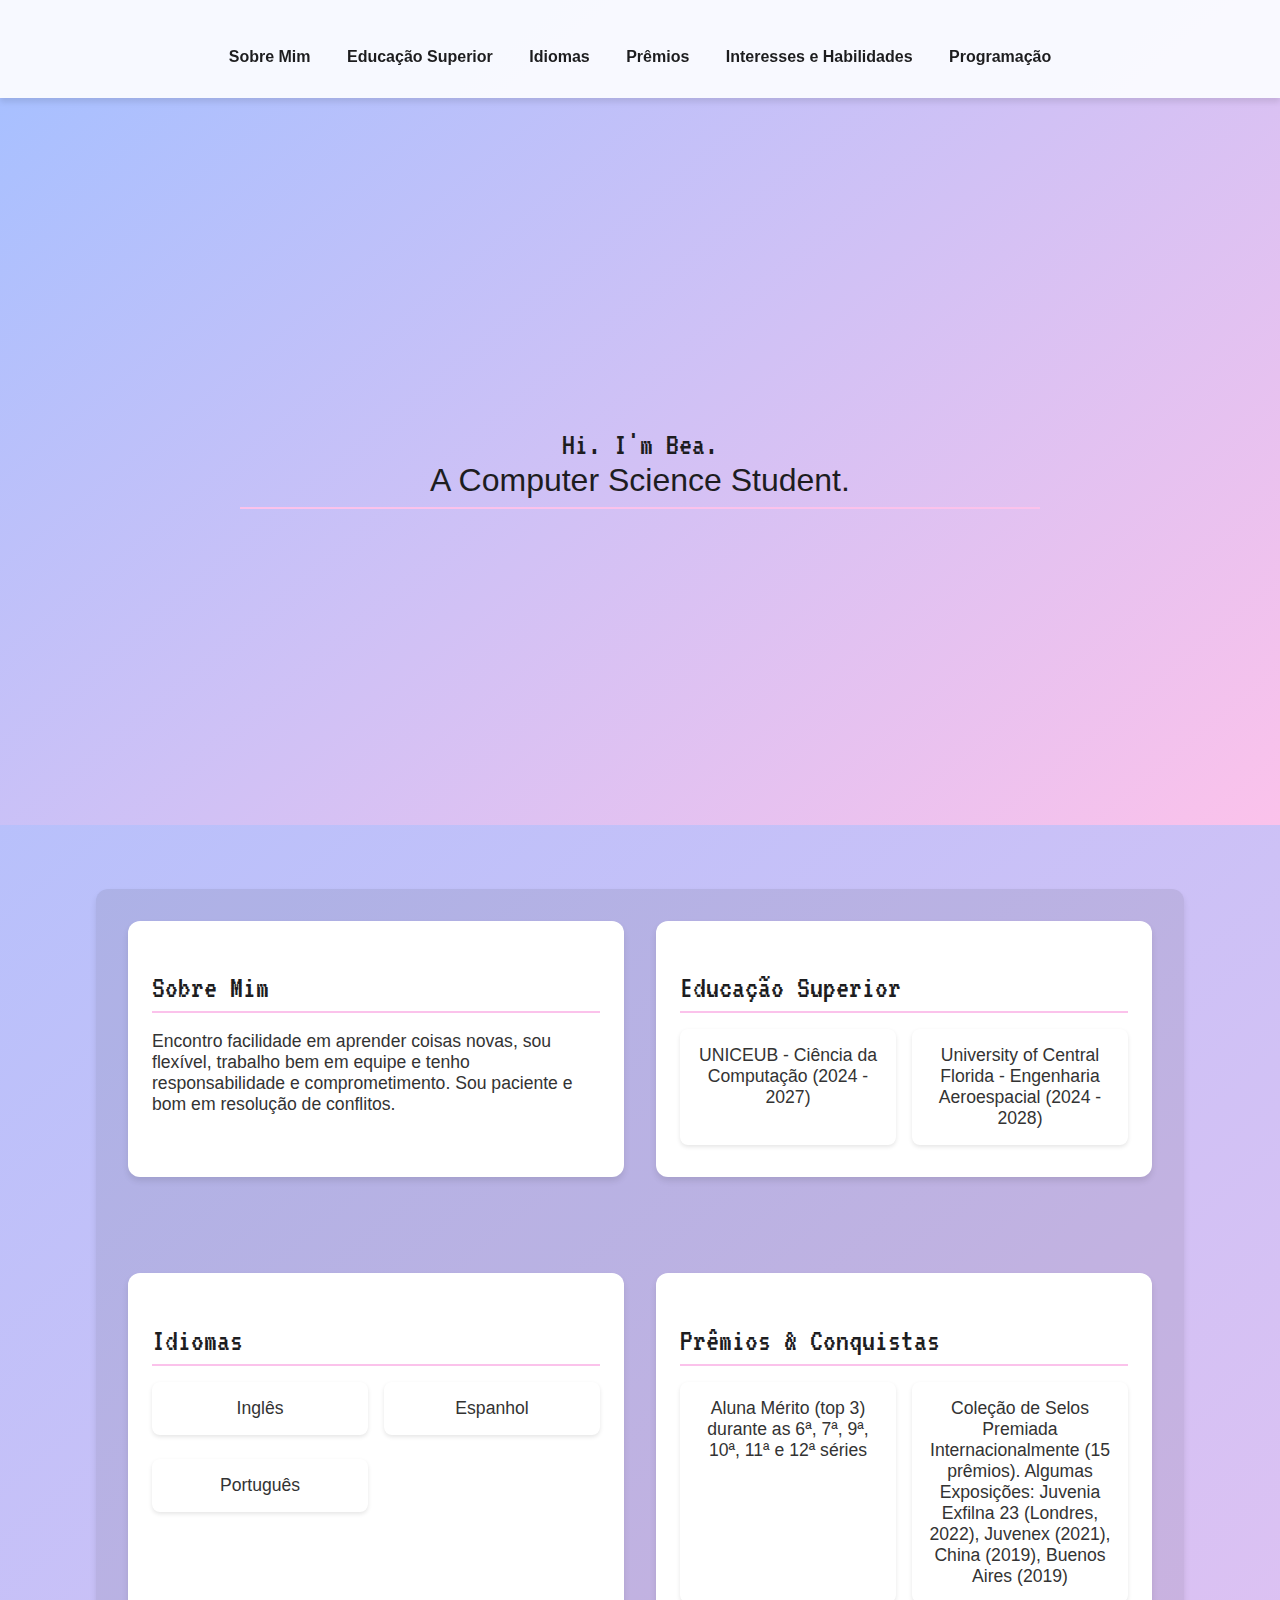
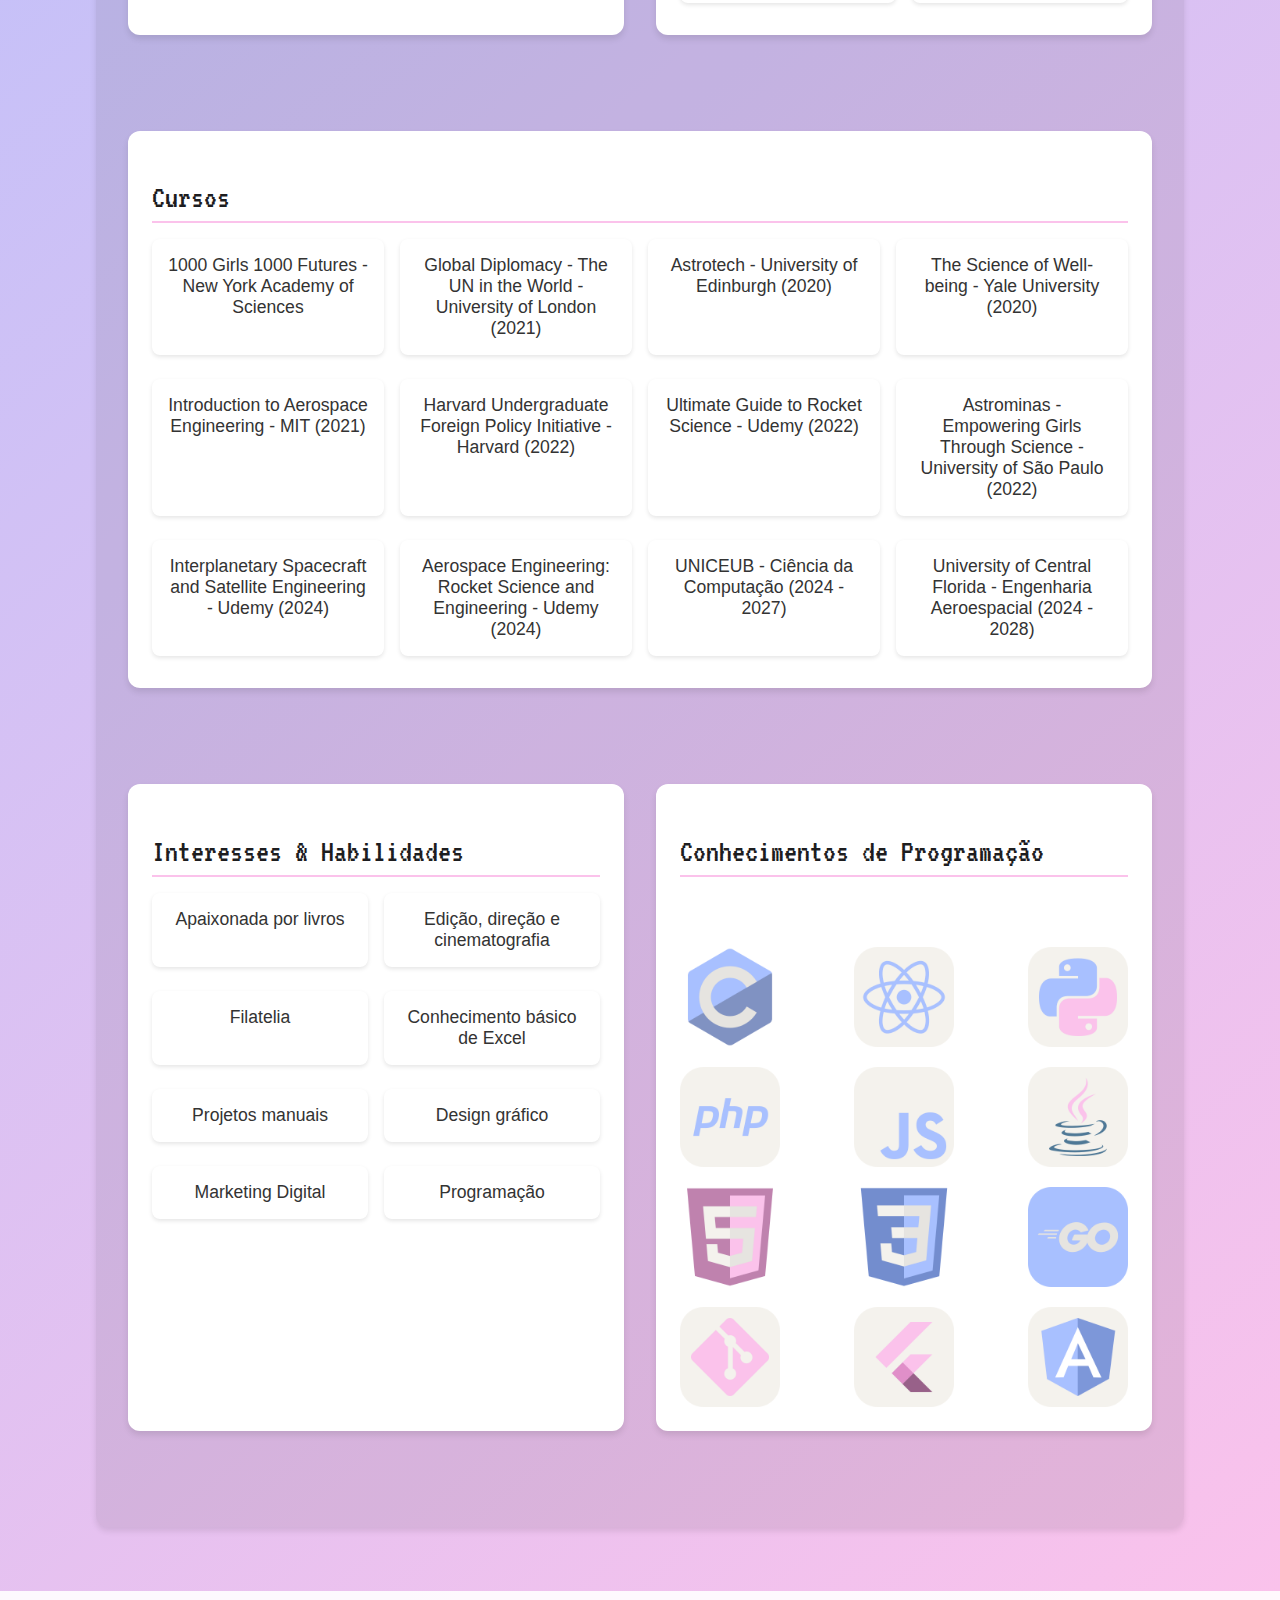
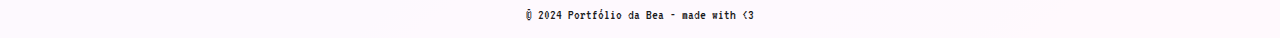
<file: finalPortfolio/index.html>
<!DOCTYPE html>
<html lang="pt">
<head>
   <meta charset="UTF-8">
   <meta name="viewport" content="width=device-width, initial-scale=1.0">
   <title>Portfólio</title>
   <link rel="stylesheet" href="styles.css">
</head>
<body>

   <header>
       <nav>
           <a href="#about">Sobre Mim</a>
           <a href="#education">Educação Superior</a>
           <a href="#languages">Idiomas</a>
           <a href="#awards">Prêmios</a>
           <a href="#skills">Interesses e Habilidades</a>
           <a href="#programming">Programação</a>
       </nav>
   </header>

   <section class="cover">
    <div class="cover-content">
        <h2> <span class="hi"> Hi. I'm Bea.</span> <br>A Computer Science Student.</h2>
    </div>
</section>

   <div class="container">
       <section id="about" class="card">
           <h2 class="titulos ">Sobre Mim</h2>
           <p>Encontro facilidade em aprender coisas novas, sou flexível, trabalho bem em equipe e tenho responsabilidade e comprometimento. Sou paciente e bom em resolução de conflitos.</p>
       </section>

       <section id="education" class="card">
           <h2 class="titulos ">Educação Superior</h2>
           <ul>
               <li>UNICEUB - Ciência da Computação (2024 - 2027)</li>
               <li>University of Central Florida - Engenharia Aeroespacial (2024 - 2028)</li>
           </ul>
       </section>

       <section id="languages" class="card">
           <h2 class="titulos ">Idiomas</h2>
           <ul>
               <li>Inglês</li>
               <li>Espanhol</li>
               <li>Português</li>
           </ul>
       </section>

       <section id="awards" class="card">
           <h2 class="titulos ">Prêmios & Conquistas</h2>
           <ul>
               <li>Aluna Mérito (top 3) durante as 6ª, 7ª, 9ª, 10ª, 11ª e 12ª séries</li>
               <li>Coleção de Selos Premiada Internacionalmente (15 prêmios). Algumas Exposições: Juvenia Exfilna 23 (Londres, 2022), Juvenex (2021), China (2019), Buenos Aires (2019)</li>
           </ul>
       </section>

       <section id="courses" class="card">
           <h2 class="titulos ">Cursos</h2>
           <ul>
               <li>1000 Girls 1000 Futures - New York Academy of Sciences</li>
               <li>Global Diplomacy - The UN in the World - University of London (2021)</li>
               <li>Astrotech - University of Edinburgh (2020)</li>
               <li>The Science of Well-being - Yale University (2020)</li>
               <li>Introduction to Aerospace Engineering - MIT (2021)</li>
               <li>Harvard Undergraduate Foreign Policy Initiative - Harvard (2022)</li>
               <li>Ultimate Guide to Rocket Science - Udemy (2022)</li>
               <li>Astrominas - Empowering Girls Through Science - University of São Paulo (2022)</li>
               <li>Interplanetary Spacecraft and Satellite Engineering - Udemy (2024)</li>
               <li>Aerospace Engineering: Rocket Science and Engineering - Udemy (2024)</li>
               <li>UNICEUB - Ciência da Computação (2024 - 2027)</li>
               <li>University of Central Florida - Engenharia Aeroespacial (2024 - 2028)</li>
           </ul>
       </section>

       <section id="skills" class="card">
           <h2 class="titulos ">Interesses & Habilidades</h2>
           <ul>
               <li>Apaixonada por livros</li>
               <li>Edição, direção e cinematografia</li>
               <li>Filatelia</li>
               <li>Conhecimento básico de Excel</li>
               <li>Projetos manuais</li>
               <li>Design gráfico</li>
               <li>Marketing Digital</li>
               <li>Programação</li>
           </ul>
       </section>

       <section id="programming" class="card">
           <h2 class="titulos ">Conhecimentos de Programação</h2>
           <div class="programming-grid">
               <div class="programming-item">
                   <img src="img/c.png" alt="C">
               </div>
               <div class="programming-item">
                   <img src="img/react.png" alt="React">
               </div>
               <div class="programming-item">
                   <img src="img/python.png" alt="Python">
               </div>
               <div class="programming-item">
                   <img src="img/php.png" alt="PHP">
               </div>
               <div class="programming-item">
                   <img src="img/js.png" alt="JavaScript">
               </div>
               <div class="programming-item">
                   <img src="img/java.png" alt="Java">
               </div>
               <div class="programming-item">
                   <img src="img/html.png" alt="HTML">
               </div>
               <div class="programming-item">
                   <img src="img/css.png" alt="CSS">
               </div>
               <div class="programming-item">
                   <img src="img/go.png" alt="Go">
               </div>
               <div class="programming-item">
                   <img src="img/git.png" alt="Git">
               </div>
               <div class="programming-item">
                   <img src="img/flutter.png" alt="Flutter">
               </div>
               <div class="programming-item">
                   <img src="img/angular.png" alt="Angular">
               </div>
           </div>
       </section>
   </div>

   <footer>
       <p class="titulos ">&copy; 2024 Portfólio da Bea - made with <3 </p>
   </footer>

</body>
</html>
</file>
<file: finalPortfolio/styles.css>
@import url('https://fonts.googleapis.com/css2?family=VT323&display=swap');

body {
    font-family: 'Helvetica Neue', Helvetica, Arial, sans-serif;
    color: #333;
    margin: 0;
    padding: 0;
    background: linear-gradient(140deg, #a8c0ff 0%, #fbc2eb 100%);
    scroll-behavior: smooth;
}

header {
    background: rgba(255, 255, 255, 0.9);
    color: #333;
    padding: 32px 0;
    text-align: center;
    position: sticky;
    top: 0;
    z-index: 1000;
    box-shadow: 0 4px 6px rgba(0, 0, 0, 0.1);
}

.header-content {
    display: flex;
    align-items: center;
    justify-content: center;
    gap: 16px;
    margin-bottom: 16px;
}

.header-content img {
    width: 80px;
    height: 80px;
    border-radius: 50%;
    border: 3px solid #1d1d1f;
    object-fit: cover;
}

header h1 {
    font-size: 40px;
    margin: 0;
    font-weight: 700;
}

nav {
    margin-top: 16px;
}

nav a {
    color: #1d1d1f;
    margin: 0 16px;
    text-decoration: none;
    font-weight: 600;
    transition: color 0.3s;
}

nav a:hover {
    color: #fbc2eb;
}

.container {
    width: 80%;
    margin: 64px auto;
    padding: 32px;
    background-color: #22202017;
    border-radius: 12px;
    box-shadow: 0 4px 6px rgba(0, 0, 0, 0.098);
    
}

.container {
    display: grid;
    grid-template-columns: 1fr 1fr;
    grid-gap: 32px;
}

#about,
#education,
#languages,
#awards {
    grid-column: span 1;
}

#courses {
    grid-column: span 2;
}

#skills,
#programming {
    grid-column: 1 / 2;
}

#programming {
    grid-column: 2 / 3;
}

section {
    margin-bottom: 64px;
}

section h2 {
    font-size: 32px;
    color: #1d1d1f;
    margin-bottom: 16px;
    border-bottom: 2px solid #fbc2eb;
    padding-bottom: 8px;
   
}

.card {
    background-color: #fff;
    padding: 24px;
    border-radius: 12px;
    box-shadow: 0 4px 6px rgba(0, 0, 0, 0.1);
    transition: transform 0.3s, box-shadow 0.3s;
}

.card:hover {
    transform: translateY(-15px);
    box-shadow: 0 6px 12px rgba(0, 0, 0, 0.2);
}

section p,
ul {
    font-size: 17.6px;
    margin-bottom: 24px;
}

ul {
    list-style-type: none;
    padding: 0;
    margin: 0;
    display: grid;
    grid-template-columns: repeat(auto-fit, minmax(200px, 1fr));
    gap: 16px;
}

ul li {
    background-color: #fff;
    padding: 16px;
    margin-bottom: 8px;
    border-radius: 8px;
    text-align: center;
    transition: transform 0.3s, background-color 0.3s;
    box-shadow: 0 2px 4px rgba(0, 0, 0, 0.1);
}

ul li:hover {
    background-color: #fbc2eb;
    transform: translateY(-5px);
}

footer {
    text-align: center;
    padding: 16px 0;
    background: rgba(255, 255, 255, 0.9);
    color: #1d1d1f;
    position: relative;
    bottom: 0;
    width: 100%;
}

footer p {
    margin: 0;
    font-size: 14.4px;
}

.programming-grid {
    display: flex;
    flex-wrap: wrap;
    gap: 20px;
    justify-content: space-between;
    align-items: center;
    margin-top: 70px;
}

.programming-item {
    position: relative;
    width: 100px; 
    height: 100px;
}

.programming-item img {
    width: 100%;
    height: 100%;
    object-fit: cover;
}
.programming-item {
    position: relative;
    width: 100px; 
    height: 100px;
    transition: transform 0.3s ease-in-out;
}

.programming-item img {
    width: 100%;
    height: 100%;
    object-fit: cover;
    border-radius: 8px;
}

.programming-item:hover {
    transform: translateY(-5px); 
}
.cover {
    background: linear-gradient(140deg, #a8c0ff 0%, #fbc2eb 100%);
    padding: 300px 0;
    text-align: center;
    color: #1d1d1f;
}

.cover-content {
    max-width: 800px;
    margin: 0 auto;
    color: #1d1d1f;
}

.cover-content h2 {
   font-weight: 300;

}

.cover-content p {
    font-size: 18px;
    color: #1d1d1f;
}

.hi{
    font-family: "VT323", monospace;
    font-weight: 400;
    font-style: normal;
}


.titulos{
    font-family: "VT323", monospace;
    font-weight: 500;
    font-style:normal;
}
</file>
